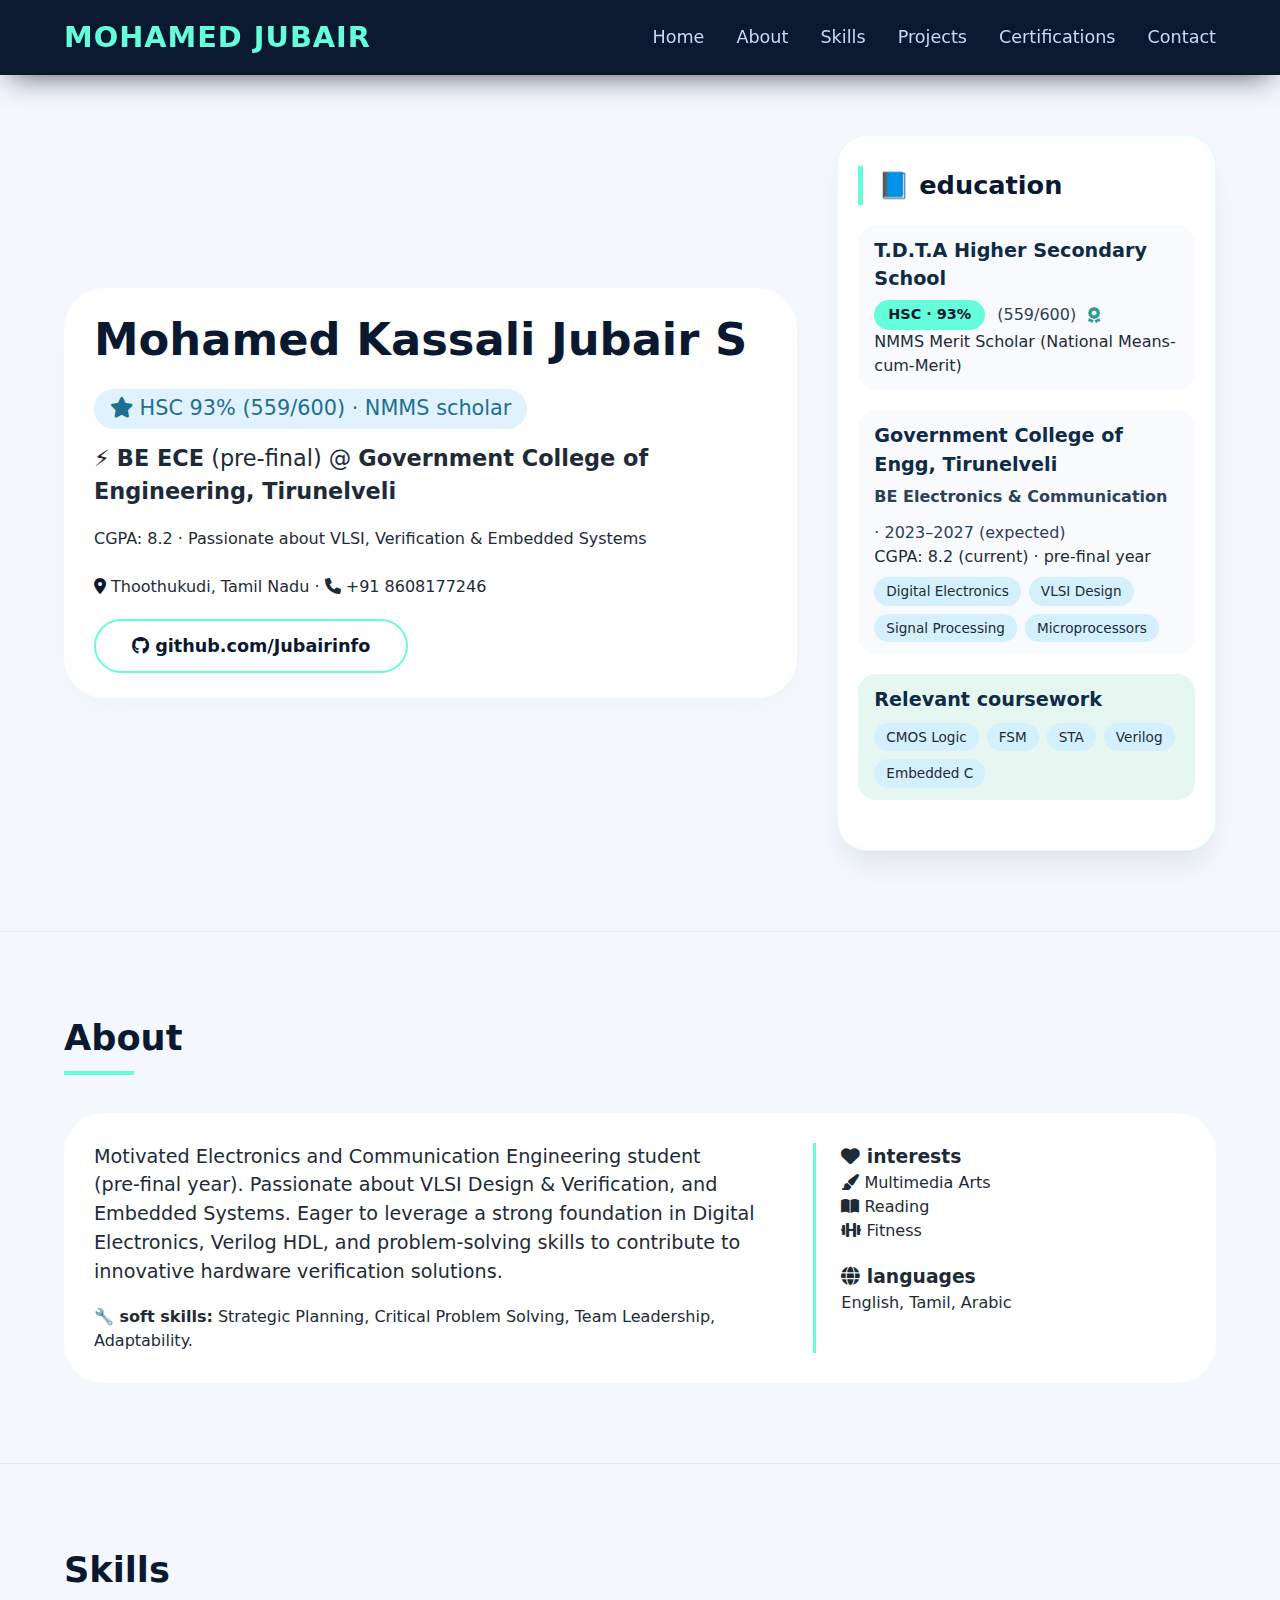
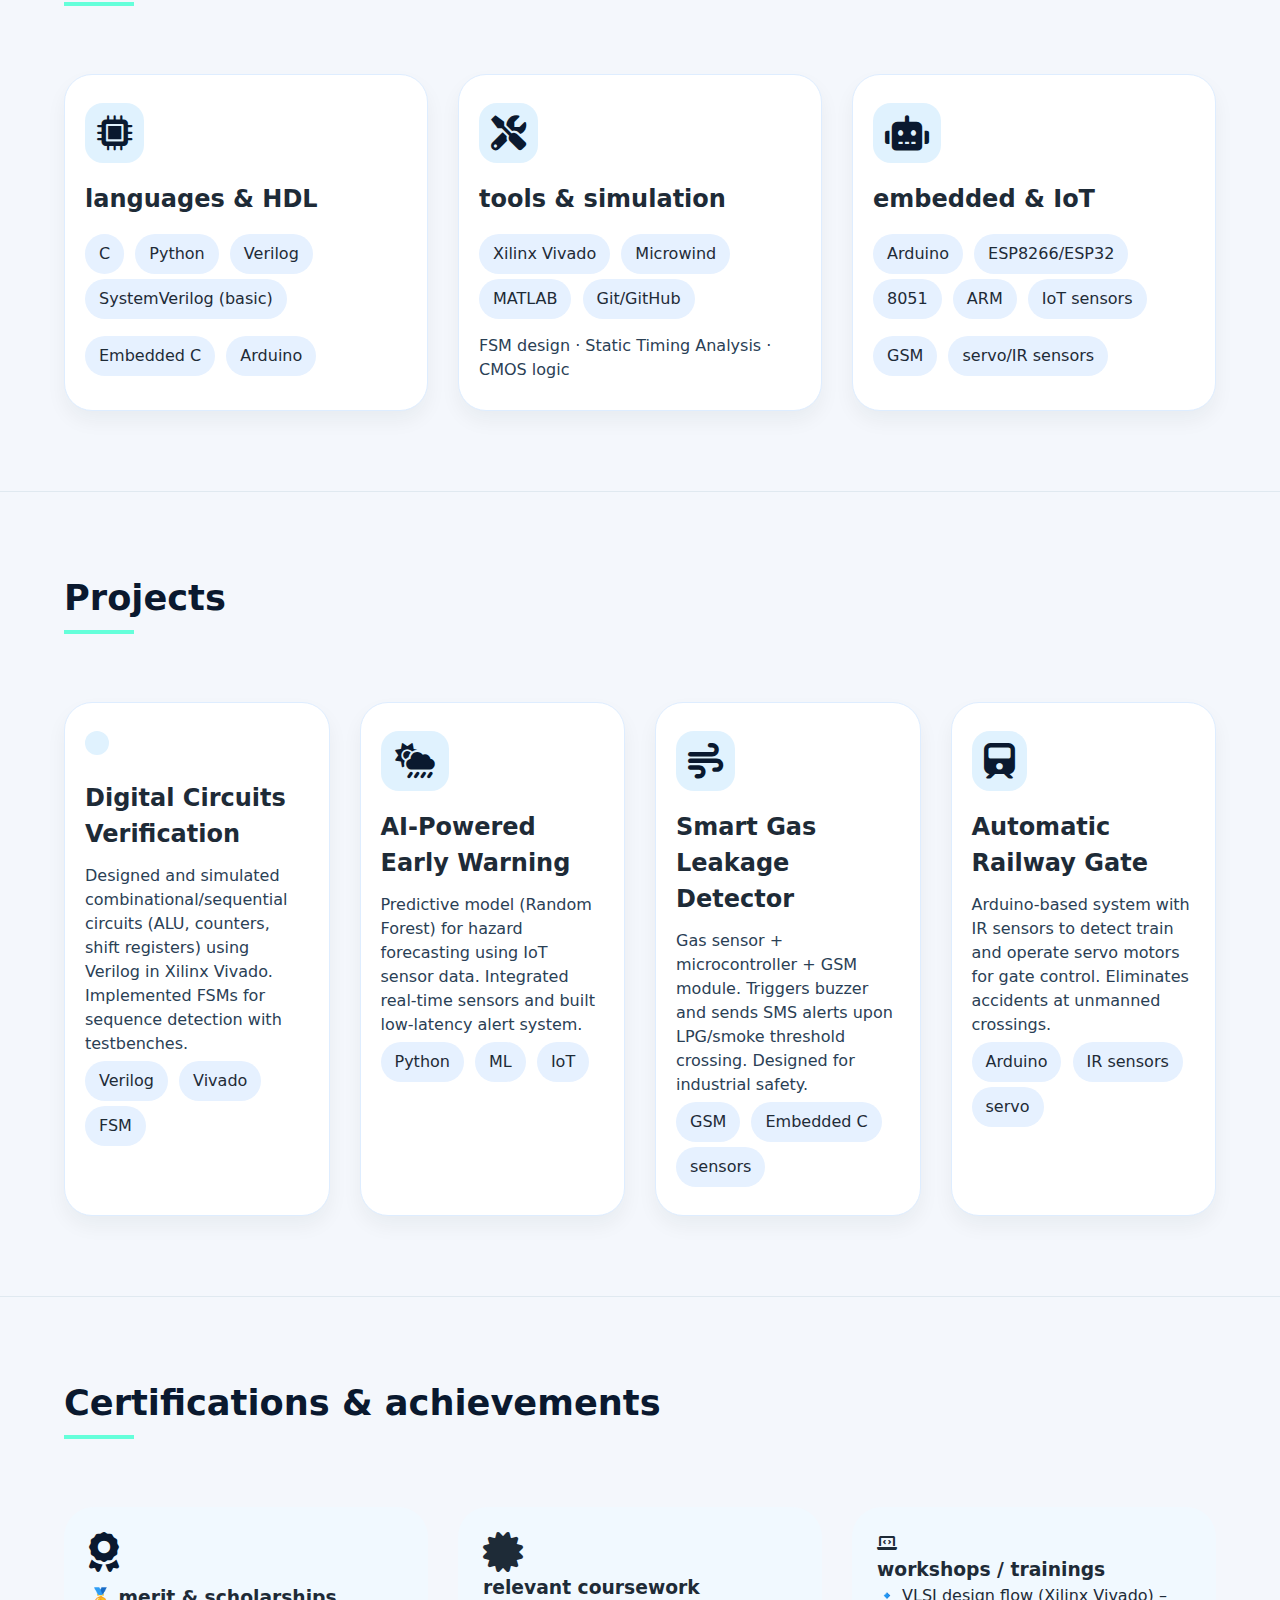
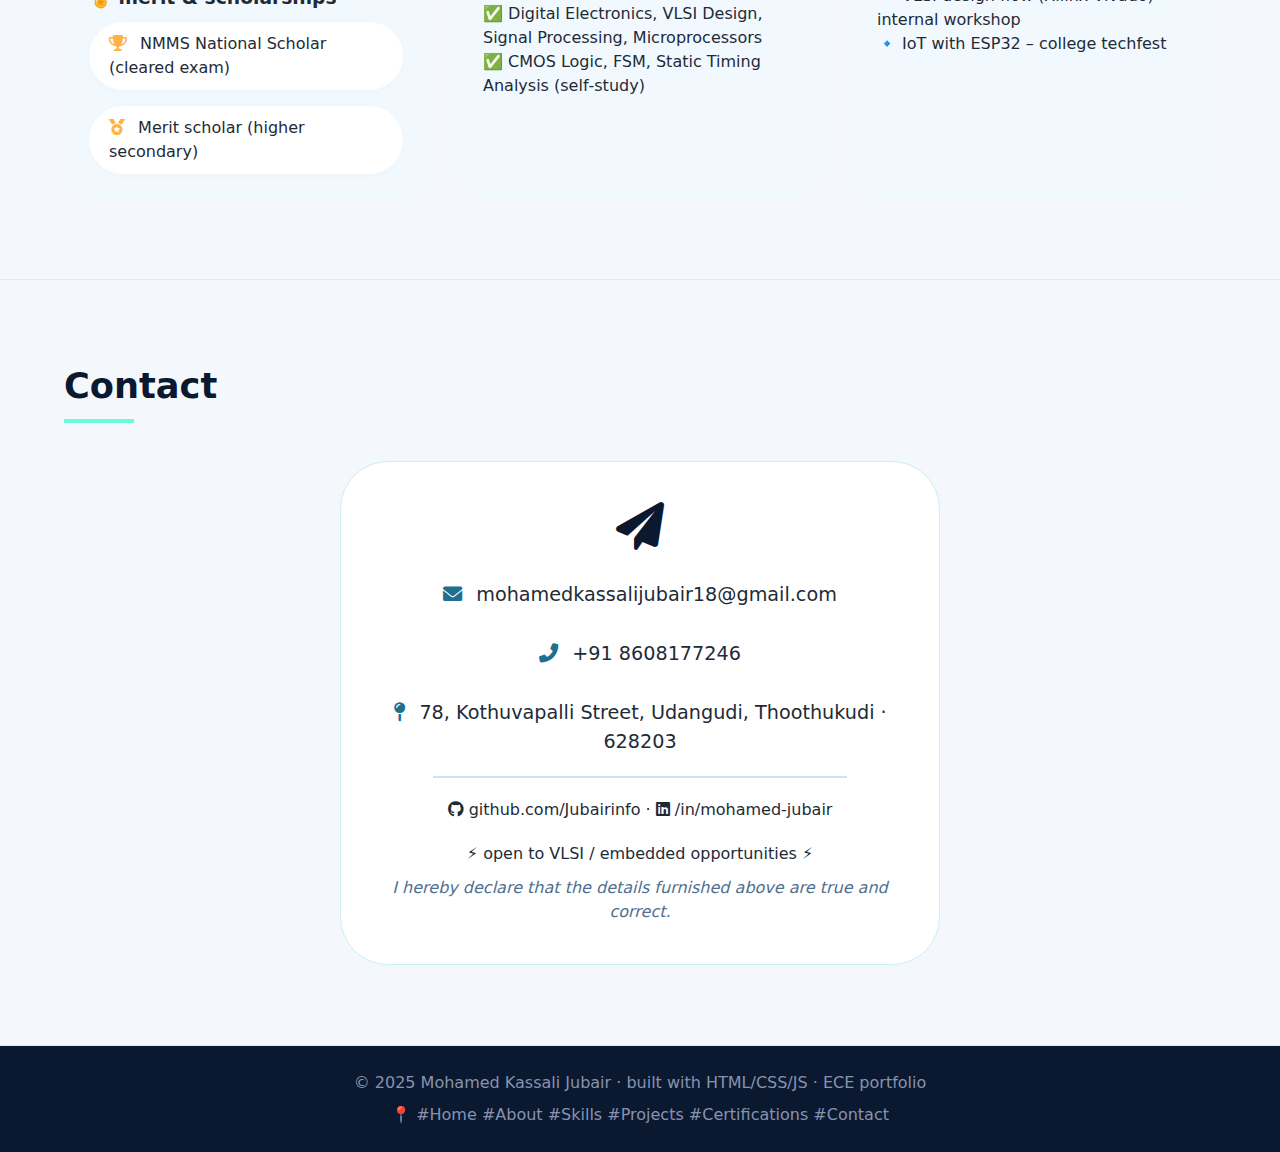
<file: index.html>
<!DOCTYPE html>
<html lang="en">
<head>
  <meta charset="UTF-8">
  <meta name="viewport" content="width=device-width, initial-scale=1.0">
  <title>Mohamed Jubair · ECE portfolio</title>
  <!-- Font Awesome 6 (free) -->
  <link rel="stylesheet" href="https://cdnjs.cloudflare.com/ajax/libs/font-awesome/6.0.0-beta3/css/all.min.css">
  <style>
    * {
      margin: 0;
      padding: 0;
      box-sizing: border-box;
      font-family: 'Segoe UI', Roboto, system-ui, sans-serif;
    }
    body {
      background: #f4f7fc;
      color: #1e2b37;
      line-height: 1.5;
      scroll-behavior: smooth;
    }
    .container {
      max-width: 1200px;
      margin: 0 auto;
      padding: 0 24px;
    }
    /* ----- navbar ----- */
    nav {
      background: #0a192f;
      color: white;
      padding: 16px 0;
      position: sticky;
      top: 0;
      z-index: 100;
      box-shadow: 0 10px 30px -10px rgba(2,12,27,0.7);
    }
    .nav-bar {
      display: flex;
      justify-content: space-between;
      align-items: center;
      flex-wrap: wrap;
    }
    .logo {
      font-size: 1.8rem;
      font-weight: 700;
      letter-spacing: 1px;
      color: #64ffda;
    }
    .nav-links {
      display: flex;
      gap: 32px;
      flex-wrap: wrap;
    }
    .nav-links a {
      color: #ccd6f6;
      text-decoration: none;
      font-weight: 500;
      transition: 0.2s;
      font-size: 1.1rem;
    }
    .nav-links a:hover {
      color: #64ffda;
      border-bottom: 2px solid #64ffda;
      padding-bottom: 4px;
    }
    /* sections general */
    section {
      padding: 80px 0;
      border-bottom: 1px solid #e0e9f0;
    }
    .section-title {
      font-size: 2.2rem;
      font-weight: 600;
      color: #0a192f;
      margin-bottom: 48px;
      position: relative;
      display: inline-block;
    }
    .section-title:after {
      content: '';
      position: absolute;
      left: 0;
      bottom: -10px;
      width: 70px;
      height: 4px;
      background: #64ffda;
    }
    /* hero / education block */
    .hero-grid {
      display: flex;
      align-items: center;
      gap: 40px;
      flex-wrap: wrap;
    }
    .hero-content {
      flex: 2;
      min-width: 300px;
    }
    .hero-side {
      flex: 1;
      min-width: 240px;
      background: white;
      border-radius: 30px;
      padding: 30px 20px;
      box-shadow: 0 20px 30px -10px rgba(0,50,70,0.1);
      border: 1px solid rgba(100,255,218,0.2);
    }
    .hero-side h3 {
      color: #0a192f;
      margin-bottom: 20px;
      font-size: 1.6rem;
      border-left: 5px solid #64ffda;
      padding-left: 15px;
    }
    .edu-item {
      margin: 20px 0;
      padding: 12px 16px;
      background: #f8fafd;
      border-radius: 18px;
    }
    .edu-item .ins {
      font-weight: 700;
      font-size: 1.2rem;
      color: #0f2b45;
    }
    .edu-item .detail {
      color: #2e4059;
      font-size: 1rem;
      display: flex;
      align-items: center;
      gap: 12px;
      margin-top: 6px;
      flex-wrap: wrap;
    }
    .badge {
      background: #64ffda;
      color: #0a192f;
      padding: 4px 14px;
      border-radius: 40px;
      font-weight: 600;
      font-size: 0.9rem;
    }
    .greeting-highlight {
      background: #ffffffd9;
      padding: 25px 30px;
      border-radius: 40px;
      box-shadow: 0 10px 20px rgba(0,0,0,0.02);
    }
    .greeting-highlight h1 {
      font-size: 2.8rem;
      font-weight: 700;
      color: #0a192f;
      line-height: 1.2;
    }
    .greeting-highlight .highlight {
      color: #1f6f8f;
      background: #e0f2fe;
      padding: 4px 16px;
      border-radius: 60px;
      display: inline-block;
      margin: 8px 0;
    }
    .btn-resume {
      background: transparent;
      border: 2px solid #64ffda;
      color: #0a192f;
      padding: 12px 36px;
      border-radius: 50px;
      font-weight: 600;
      font-size: 1.1rem;
      margin-top: 20px;
      cursor: default;
      transition: 0.2s;
      display: inline-block;
    }
    /* cards for projects/skills */
    .projects-grid, .skills-grid, .cert-grid {
      display: grid;
      grid-template-columns: repeat(auto-fit, minmax(260px, 1fr));
      gap: 30px;
      margin-top: 30px;
    }
    .card {
      background: white;
      border-radius: 28px;
      padding: 28px 20px;
      box-shadow: 0 10px 20px rgba(0, 30, 30, 0.05);
      transition: 0.15s ease;
      border: 1px solid #deedff;
    }
    .card:hover {
      transform: translateY(-6px);
      border-color: #64ffda;
    }
    .card i {
      font-size: 2.2rem;
      color: #0a192f;
      background: #e0f2fe;
      padding: 12px;
      border-radius: 18px;
      margin-bottom: 18px;
    }
    .card h3 {
      font-size: 1.5rem;
      margin-bottom: 12px;
    }
    .card p, .card li {
      color: #2a4055;
    }
    .skill-tag {
      background: #e6f1ff;
      padding: 8px 14px;
      border-radius: 40px;
      display: inline-block;
      margin: 5px 6px 0 0;
      font-weight: 500;
    }
    /* certifications & contact */
    .cert-card {
      background: #f1f9ff;
      border-radius: 30px;
      padding: 25px;
    }
    .contact-info {
      background: white;
      border-radius: 48px;
      padding: 40px;
      text-align: center;
      max-width: 600px;
      margin: 0 auto;
      border: 1px solid #caf0f0;
    }
    .contact-row {
      display: flex;
      justify-content: center;
      gap: 30px;
      flex-wrap: wrap;
      margin: 30px 0 10px;
      font-size: 1.2rem;
    }
    .contact-row i {
      color: #1f6f8f;
      margin-right: 8px;
    }
    footer {
      background: #0a192f;
      color: #8892b0;
      text-align: center;
      padding: 25px;
    }
    /* achievement / awards list */
    .achievement-list {
      display: flex;
      flex-wrap: wrap;
      gap: 16px 25px;
      list-style: none;
    }
    .achievement-list li {
      background: white;
      padding: 10px 20px;
      border-radius: 40px;
      box-shadow: 0 2px 8px rgba(0,0,0,0.02);
      font-weight: 500;
    }
    .achievement-list i {
      color: #ffb347;
      margin-right: 8px;
    }
    hr {
      border: 1px solid #cde3f5;
      margin: 40px 0;
    }
    @media (max-width: 700px) {
      .nav-bar { flex-direction: column; gap: 15px; }
      .hero-grid { flex-direction: column-reverse; }
      .section-title { font-size: 2rem; }
    }
    .coursework-tags {
      display: flex;
      flex-wrap: wrap;
      gap: 8px;
      margin-top: 8px;
    }
    .coursework-tags span {
      background: #d4f0fc;
      padding: 4px 12px;
      border-radius: 30px;
      font-size: 0.85rem;
    }
  </style>
</head>
<body>
  <!-- NAVBAR SECTION -->
  <nav>
    <div class="container nav-bar">
      <span class="logo">MOHAMED JUBAIR</span>
      <div class="nav-links">
        <a href="#home">Home</a>
        <a href="#about">About</a>
        <a href="#skills">Skills</a>
        <a href="#projects">Projects</a>
        <a href="#certifications">Certifications</a>
        <a href="#contact">Contact</a>
      </div>
    </div>
  </nav>

  <!-- HERO + EDUCATION (12th 93%, BE ECE GCE Tirunelveli) -->
  <section id="home" style="padding-top: 60px;">
    <div class="container hero-grid">
      <!-- left intro -->
      <div class="hero-content greeting-highlight">
        <h1>Mohamed Kassali Jubair S</h1>
        <p style="font-size: 1.3rem; margin: 15px 0 5px;"><span class="highlight"><i class="fas fa-star"></i> HSC 93% (559/600) · NMMS scholar</span></p>
        <p style="font-size: 1.4rem; font-weight: 500;">⚡ <strong>BE ECE</strong> (pre-final) @ <strong>Government College of Engineering, Tirunelveli</strong></p>
        <p style="margin-top: 18px;">CGPA: 8.2 · Passionate about VLSI, Verification & Embedded Systems</p>
        <!-- quick contact -->
        <div style="margin-top: 24px;"><i class="fas fa-map-marker-alt" style="color: #0a192f;"></i> Thoothukudi, Tamil Nadu · <i class="fas fa-phone"></i> +91 8608177246</div>
        <div class="btn-resume"><i class="fab fa-github"></i> github.com/Jubairinfo</div>
      </div>
      <!-- right side: education cards -->
      <div class="hero-side">
        <h3>📘 education</h3>
        <div class="edu-item">
          <div class="ins">T.D.T.A Higher Secondary School</div>
          <div class="detail"><span class="badge">HSC · 93%</span> (559/600) <i class="fas fa-award" style="color:#2a9d8f;"></i></div>
          <div>NMMS Merit Scholar (National Means-cum-Merit)</div>
        </div>
        <div class="edu-item">
          <div class="ins">Government College of Engg, Tirunelveli</div>
          <div class="detail"><strong>BE Electronics & Communication</strong> · 2023–2027 (expected)</div>
          <div>CGPA: 8.2 (current) · pre‑final year</div>
          <div class="coursework-tags">
            <span>Digital Electronics</span><span>VLSI Design</span><span>Signal Processing</span><span>Microprocessors</span>
          </div>
        </div>
        <div class="edu-item" style="background: #e6f7f2;">
          <div class="ins">Relevant coursework</div>
          <div class="coursework-tags">
            <span>CMOS Logic</span><span>FSM</span><span>STA</span><span>Verilog</span><span>Embedded C</span>
          </div>
        </div>
      </div>
    </div>
  </section>

  <!-- ABOUT section (objective + soft skills) -->
  <section id="about">
    <div class="container">
      <h2 class="section-title">About</h2>
      <div style="display: flex; flex-wrap: wrap; gap: 30px; background: white; border-radius: 40px; padding: 30px;">
        <div style="flex: 2; min-width: 250px;">
          <p style="font-size: 1.2rem;">Motivated Electronics and Communication Engineering student (pre‑final year). Passionate about VLSI Design & Verification, and Embedded Systems. Eager to leverage a strong foundation in Digital Electronics, Verilog HDL, and problem‑solving skills to contribute to innovative hardware verification solutions.</p>
          <p style="margin-top: 18px;"><strong>🔧 soft skills:</strong> Strategic Planning, Critical Problem Solving, Team Leadership, Adaptability.</p>
        </div>
        <div style="flex: 1; border-left: 3px solid #64ffda; padding-left: 25px;">
          <h3><i class="fas fa-heart"></i> interests</h3>
          <ul style="list-style-type: none;">
            <li><i class="fas fa-paint-brush"></i> Multimedia Arts</li>
            <li><i class="fas fa-book-open"></i> Reading</li>
            <li><i class="fas fa-dumbbell"></i> Fitness</li>
          </ul>
          <h3 style="margin-top: 20px;"><i class="fas fa-globe"></i> languages</h3>
          <p>English, Tamil, Arabic</p>
        </div>
      </div>
    </div>
  </section>

  <!-- SKILLS section (technical + tools) -->
  <section id="skills">
    <div class="container">
      <h2 class="section-title">Skills</h2>
      <div class="skills-grid">
        <div class="card">
          <i class="fas fa-microchip"></i>
          <h3>languages & HDL</h3>
          <div><span class="skill-tag">C</span> <span class="skill-tag">Python</span> <span class="skill-tag">Verilog</span> <span class="skill-tag">SystemVerilog (basic)</span></div>
          <div style="margin-top: 12px;"><span class="skill-tag">Embedded C</span> <span class="skill-tag">Arduino</span></div>
        </div>
        <div class="card">
          <i class="fas fa-tools"></i>
          <h3>tools & simulation</h3>
          <div><span class="skill-tag">Xilinx Vivado</span> <span class="skill-tag">Microwind</span> <span class="skill-tag">MATLAB</span> <span class="skill-tag">Git/GitHub</span></div>
          <p style="margin-top: 15px;">FSM design · Static Timing Analysis · CMOS logic</p>
        </div>
        <div class="card">
          <i class="fas fa-robot"></i>
          <h3>embedded & IoT</h3>
          <div><span class="skill-tag">Arduino</span> <span class="skill-tag">ESP8266/ESP32</span> <span class="skill-tag">8051</span> <span class="skill-tag">ARM</span> <span class="skill-tag">IoT sensors</span></div>
          <div style="margin-top: 12px;"><span class="skill-tag">GSM</span> <span class="skill-tag">servo/IR sensors</span></div>
        </div>
      </div>
    </div>
  </section>

  <!-- PROJECTS section (four projects as per resume) -->
  <section id="projects">
    <div class="container">
      <h2 class="section-title">Projects</h2>
      <div class="projects-grid">
        <!-- 1: VLSI design & verification -->
        <div class="card">
          <i class="fas fa-circuit-board"></i>
          <h3>Digital Circuits Verification</h3>
          <p>Designed and simulated combinational/sequential circuits (ALU, counters, shift registers) using Verilog in Xilinx Vivado. Implemented FSMs for sequence detection with testbenches.</p>
          <span class="skill-tag">Verilog</span> <span class="skill-tag">Vivado</span> <span class="skill-tag">FSM</span>
        </div>
        <!-- 2: AI-powered early warning -->
        <div class="card">
          <i class="fas fa-cloud-sun-rain"></i>
          <h3>AI-Powered Early Warning</h3>
          <p>Predictive model (Random Forest) for hazard forecasting using IoT sensor data. Integrated real‑time sensors and built low‑latency alert system.</p>
          <span class="skill-tag">Python</span> <span class="skill-tag">ML</span> <span class="skill-tag">IoT</span>
        </div>
        <!-- 3: smart gas leakage -->
        <div class="card">
          <i class="fas fa-wind"></i>
          <h3>Smart Gas Leakage Detector</h3>
          <p>Gas sensor + microcontroller + GSM module. Triggers buzzer and sends SMS alerts upon LPG/smoke threshold crossing. Designed for industrial safety.</p>
          <span class="skill-tag">GSM</span> <span class="skill-tag">Embedded C</span> <span class="skill-tag">sensors</span>
        </div>
        <!-- 4: automatic railway gate -->
        <div class="card">
          <i class="fas fa-train"></i>
          <h3>Automatic Railway Gate</h3>
          <p>Arduino-based system with IR sensors to detect train and operate servo motors for gate control. Eliminates accidents at unmanned crossings.</p>
          <span class="skill-tag">Arduino</span> <span class="skill-tag">IR sensors</span> <span class="skill-tag">servo</span>
        </div>
      </div>
    </div>
  </section>

  <!-- CERTIFICATIONS & ACHIEVEMENTS (NMMS, scholar, etc) -->
  <section id="certifications">
    <div class="container">
      <h2 class="section-title">Certifications & achievements</h2>
      <div class="cert-grid">
        <div class="cert-card">
          <i class="fas fa-award" style="font-size: 2.5rem; color:#0a192f;"></i>
          <h3 style="margin: 10px 0;">🏅 merit & scholarships</h3>
          <ul class="achievement-list">
            <li><i class="fas fa-trophy"></i> NMMS National Scholar (cleared exam)</li>
            <li><i class="fas fa-medal"></i> Merit scholar (higher secondary)</li>
          </ul>
        </div>
        <div class="cert-card">
          <i class="fas fa-certificate" style="font-size: 2.5rem;"></i>
          <h3>relevant coursework</h3>
          <p>✅ Digital Electronics, VLSI Design, Signal Processing, Microprocessors</p>
          <p>✅ CMOS Logic, FSM, Static Timing Analysis (self‑study)</p>
        </div>
        <div class="cert-card">
          <i class="fas fa-laptop-code"></i>
          <h3>workshops / trainings</h3>
          <p>🔹 VLSI design flow (Xilinx Vivado) – internal workshop</p>
          <p>🔹 IoT with ESP32 – college techfest</p>
        </div>
      </div>
    </div>
  </section>

  <!-- CONTACT section -->
  <section id="contact">
    <div class="container">
      <h2 class="section-title">Contact</h2>
      <div class="contact-info">
        <i class="fas fa-paper-plane" style="font-size: 3rem; color:#0a192f;"></i>
        <div class="contact-row">
          <span><i class="fas fa-envelope"></i> mohamedkassalijubair18@gmail.com</span>
          <span><i class="fas fa-phone-alt"></i> +91 8608177246</span>
        </div>
        <div class="contact-row">
          <span><i class="fas fa-map-pin"></i> 78, Kothuvapalli Street, Udangudi, Thoothukudi · 628203</span>
        </div>
        <hr style="width: 80%; margin: 20px auto;">
        <p><i class="fab fa-github"></i> github.com/Jubairinfo  ·  <i class="fab fa-linkedin"></i> /in/mohamed-jubair</p>
        <p style="margin-top: 20px;">⚡ open to VLSI / embedded opportunities ⚡</p>
        <p style="margin-top: 10px; font-style: italic; color: #4f6f8f;">I hereby declare that the details furnished above are true and correct.</p>
      </div>
    </div>
  </section>

  <!-- footer -->
  <footer>
    <p>© 2025 Mohamed Kassali Jubair · built with HTML/CSS/JS · ECE portfolio</p>
    <p style="margin-top: 8px;">📍 #Home #About #Skills #Projects #Certifications #Contact</p>
  </footer>

  <!-- smooth scroll script -->
  <script>
    (function() {
      document.querySelectorAll('.nav-links a').forEach(link => {
        link.addEventListener('click', function(e) {
          e.preventDefault();
          const targetId = this.getAttribute('href').substring(1);
          const targetEl = document.getElementById(targetId);
          if (targetEl) {
            targetEl.scrollIntoView({ behavior: 'smooth' });
          }
        });
      });
    })();
  </script>
</body>
</html>
</file>
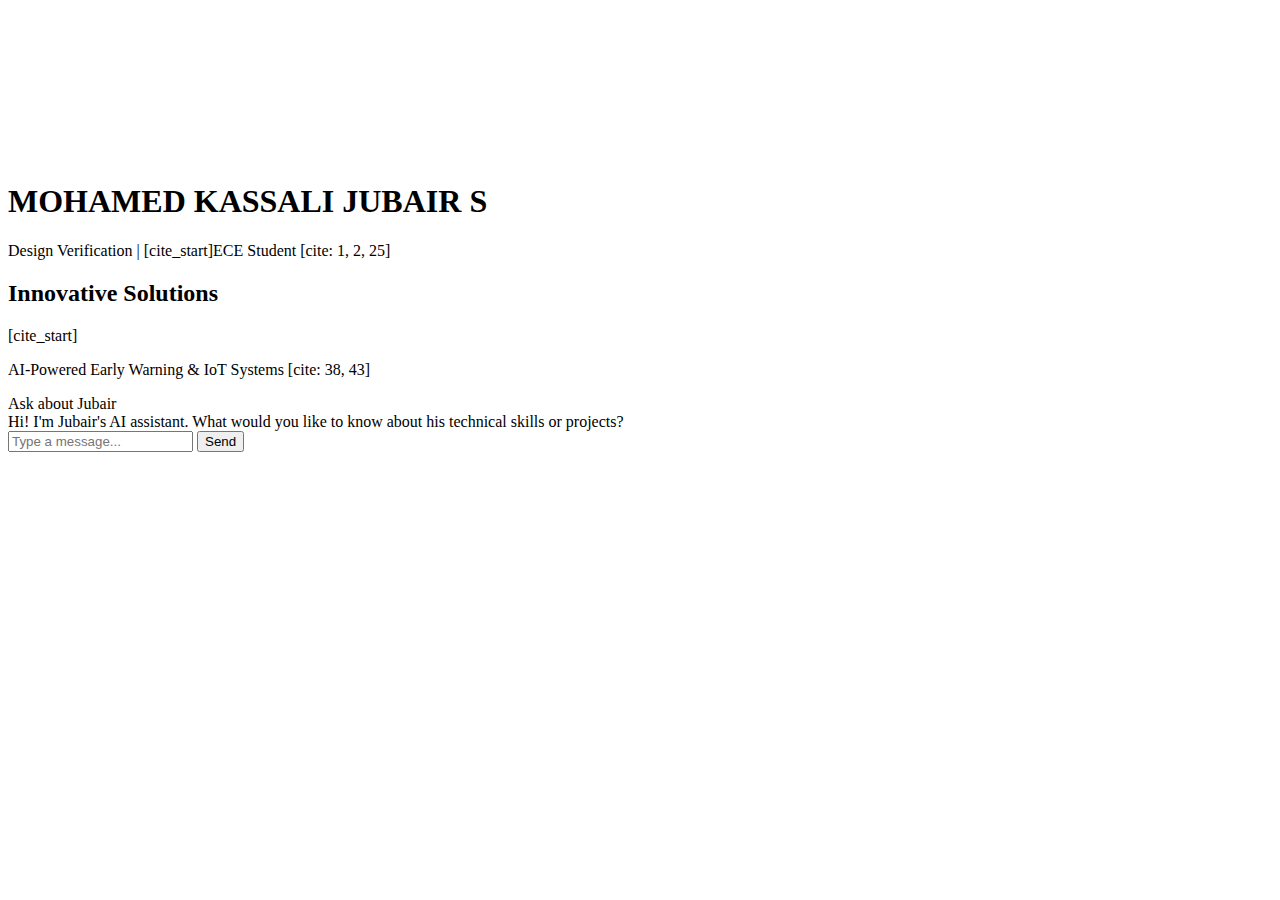
<file: portfolia.html>
<!DOCTYPE html>
<html lang="en">
<head>
    <meta charset="UTF-8">
    <meta name="viewport" content="width=device-width, initial-scale=1.0">
    <title>Jubair | Design Verification Portfolio</title>
    <link rel="stylesheet" href="style.css">
</head>
<body>

    <div id="scroll-wrapper">
        <canvas id="hero-canvas"></canvas>
        <div class="content-overlay">
            <section class="panel" id="intro">
                <h1>MOHAMED KASSALI JUBAIR S</h1>
                <p>Design Verification | [cite_start]ECE Student [cite: 1, 2, 25]</p>
            </section>
            <section class="panel" id="projects">
                <h2>Innovative Solutions</h2>
                [cite_start]<p>AI-Powered Early Warning & IoT Systems [cite: 38, 43]</p>
            </section>
        </div>
    </div>

    <div id="chat-widget">
        <div id="chat-header">Ask about Jubair</div>
        <div id="chat-body">
            <div class="bot-msg">Hi! I'm Jubair's AI assistant. What would you like to know about his technical skills or projects?</div>
        </div>
        <div id="chat-input-area">
            <input type="text" id="user-input" placeholder="Type a message...">
            <button id="send-btn">Send</button>
        </div>
    </div>

    <script src="script.js"></script>
</body>
</html>
</file>
<file: style.css>

</file>
